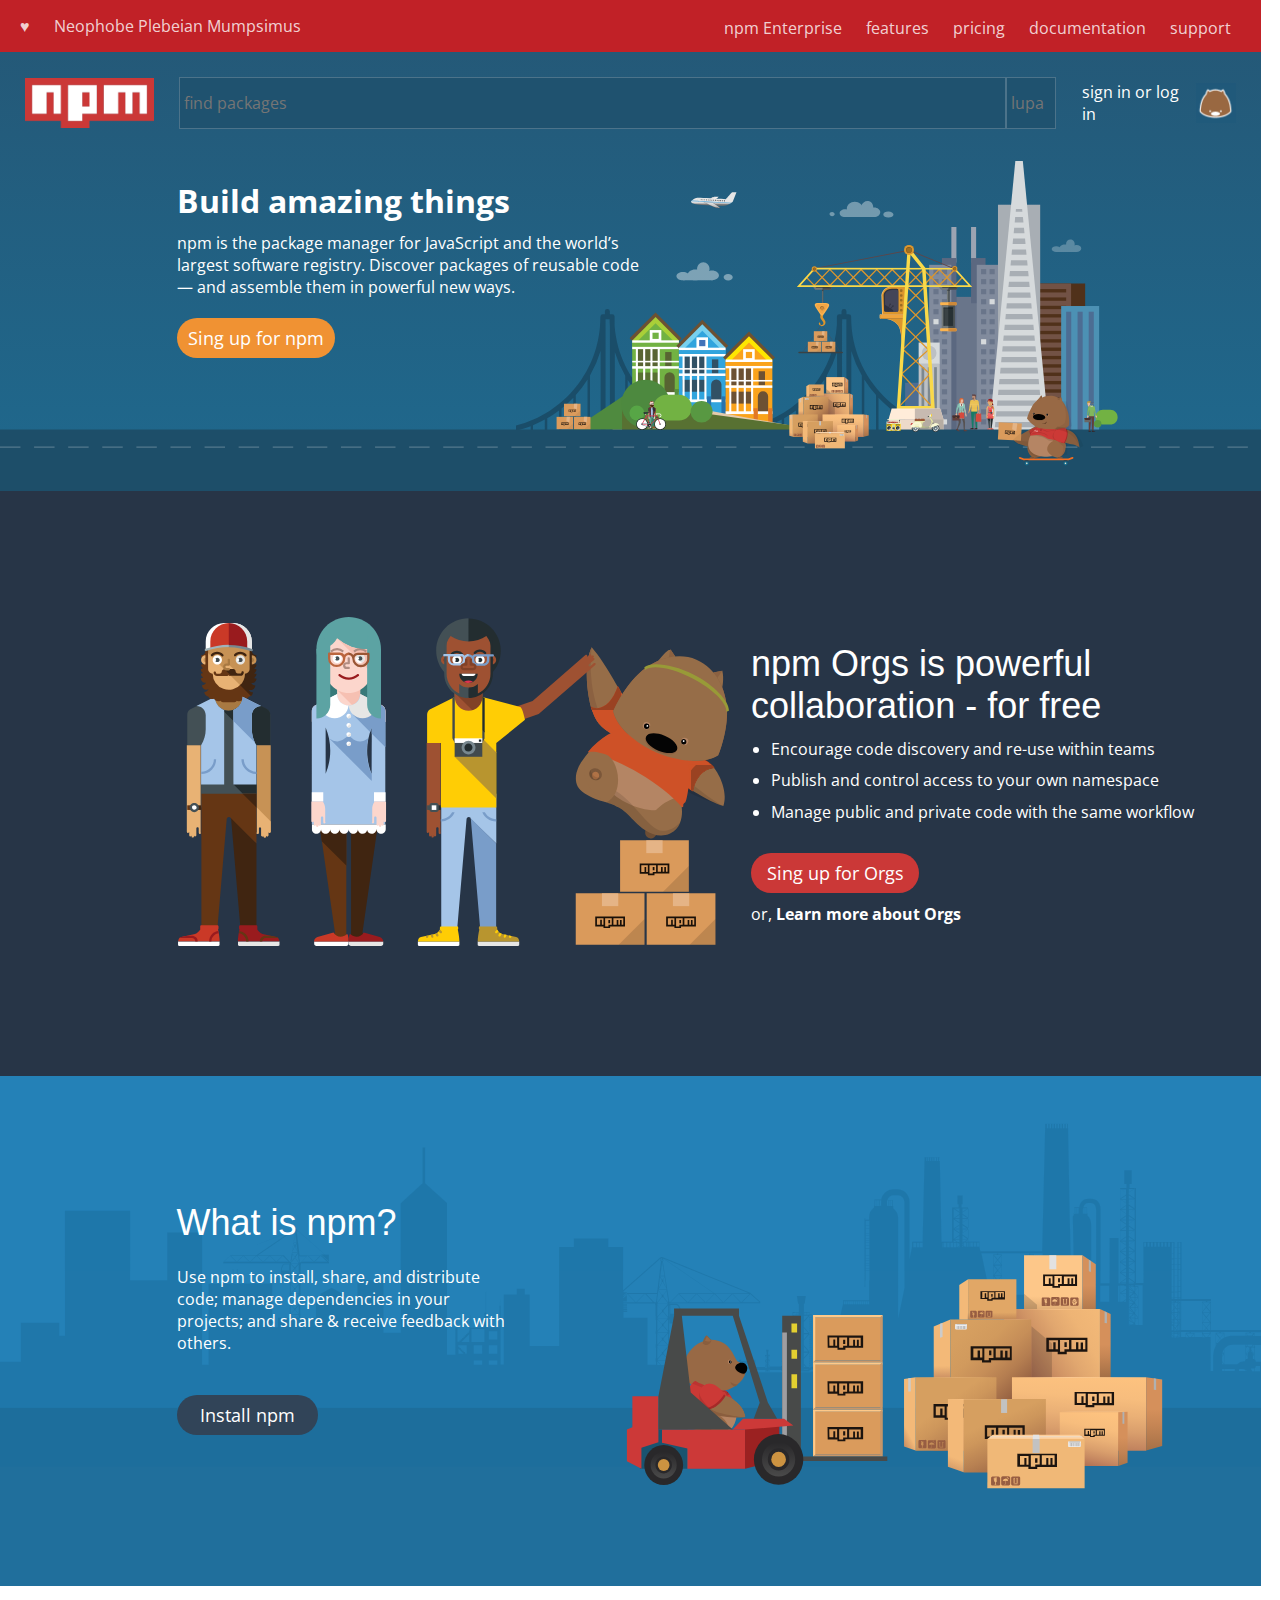
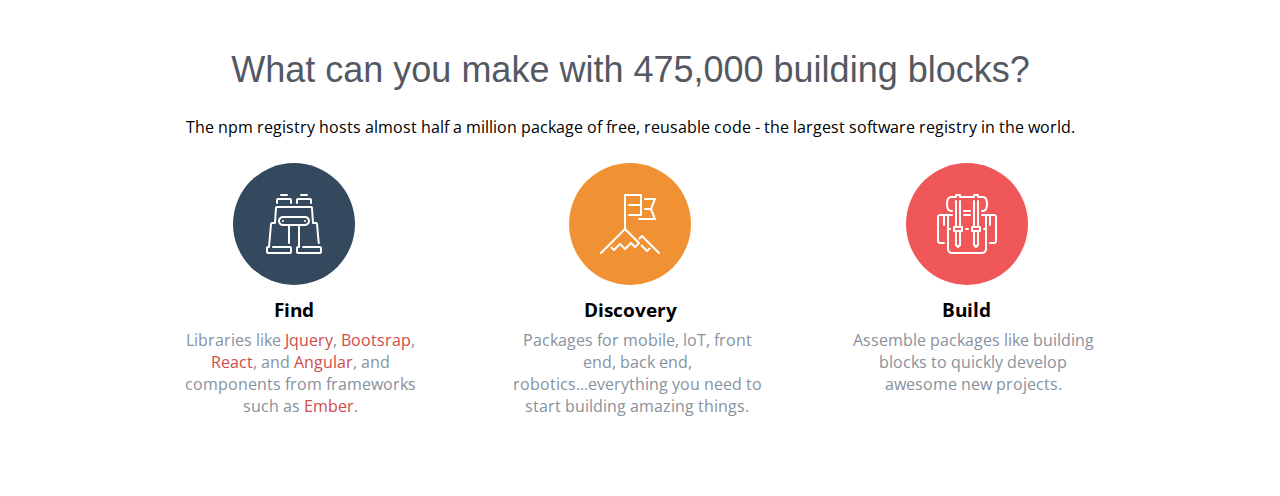
<file: Ejercicio-npmWebsite/index.html>
<!DOCTYPE html>
<html lang="en">
<head>
  <meta charset="UTF-8">
  <meta name="viewport" content="width=device-width, initial-scale=1.0">
  <meta http-equiv="X-UA-Compatible" content="ie=edge">
  <link rel="stylesheet" href="style.css">
  <title>npm</title>
</head>
<body>
  <nav>
    <div class="top-left">
      <a class = "heart" href="#">♥︎</a>
      <span class="acronym">Neophobe Plebeian Mumpsimus</span>
    </div>
    <ul class="top-links">
      <li><a href="#">npm Enterprise</a></li>
      <li><a href="#">features</a></li>
      <li><a href="#">pricing</a></li>
      <li><a href="#">documentation</a></li>
      <li><a href="#">support</a></li>
    </ul>
  </nav>
  <header>
    <div class="primerDiv">
      <div class="logo">
        <img src="./images/npm-logo.png" alt="npm-logo" height="50px">
      </div>
      <div class="barra-busqueda">
        <input type="text" placeholder=" find packages">
      </div>
      <div class="barra-lupa">
        <input type="lupa" placeholder=" lupa">        
      </div>
      <div class="logeo">
        <a href="#">sign in or log in</a>
      </div>
      <div class="logeoImagen">
        <img src="./images/bear-logo.png" alt="bear-logo" height="40px">
      </div>
    </div>
    <div class="segundoDiv">
      <h1>Build amazing things</h1>
      <p>npm is the package manager for JavaScript and the world’s largest software registry. Discover packages of reusable code — and assemble them in powerful new ways.</p>
      <button type="button">Sing up for npm</button>
    </div>
    <div class="clearfix"></div>
  </header>
  <!-- Section 1 -->
  <section>
    <div class="contenedorSection1">
      <div class="section1"> 
        <div class="collaboration-img">
          <img src="./images/collaboration.svg" alt="collaboration">
        </div>
        <div class="collaboration-text">
          <h1>npm Orgs is powerful collaboration - for free</h1>
            <ul>
              <li>Encourage code discovery and re-use within teams</li>
              <li>Publish and control access to your own namespace</li>
              <li>Manage public and private code with the same workflow</li>
            </ul>
          <button type="button">Sing up for Orgs</button>
          <p>or, <a href="#">Learn more about Orgs</a></p>
        </div>
      </div>
    </div>
  </section>
  <!-- Section 2 -->
  <section>
    <div class="contenedorSection2">
      <div class="section2">
        <h1>What is npm?</h1>
        <p>Use npm to install, share, and distribute code; manage dependencies in your projects; and share & receive feedback with others.</p>
        <button type="button">Install npm</button>
      </div>
    </div>
  </section>
  <!-- Section 2 -->
  <section>
    <div class="section3">
      <div class="header-section3">
        <h1>What can you make with 475,000 building blocks?</h1>
        <p>The npm registry hosts almost half a million package of free, reusable code - the largest software registry in the world.</p>
      </div>
      <div class="text-section3">
        <article>
          <img src="./images/binoculars.svg" alt="Find-binoculars">
          <h3>Find</h3>
          <p>Libraries like <a href="#">Jquery</a>, <a href="#">Bootsrap</a>, <a href="#">React</a>, and <a href="#">Angular</a>, and components from frameworks such as <a href="#">Ember</a>.</p>
        </article>
        <article>
          <img src="./images/mountain-flag.svg" alt="Mountain Flag">
          <h3>Discovery</h3>
          <p>Packages for mobile, loT, front end, back end, robotics...everything you need to start building amazing things.</p>
        </article>
        <article>
          <img src="./images/backpack.svg" alt="Backpack">
          <h3>Build</h3>
          <p>Assemble packages like building blocks to quickly develop awesome new projects.</p>
        </article>
      </div>
    </div>
  </section>
</body>
</html>
</file>
<file: Ejercicio-npmWebsite/style.css>
@import url('https://fonts.googleapis.com/css?family=Open+Sans:300');
*{
    margin: 0;
    padding: 0;
    font-family: 'Open Sans', sans-serif;
}
body{
    width: 1261px;
}
.clearfix{
    clear: both;
  }
nav {
    background-color: #C12127;
    color: rgba(255,255,255,0.8);
    padding-top: 15px;
    padding-bottom: 15px;
    height: 100%;
    width: 100%;
    align-items: center;

  }  
nav a {
    color: rgba(255,255,255,0.8);
    text-decoration: none;
  }
.top-links {
    float: right;
    padding: 0;
    margin: -20px 20px 0 0;
  }
.top-links li {
    display: inline-block;
    margin: 0 10px;
  }
.heart{
    padding-right: 20px;
    padding-left: 20px; 
  }
  /* -----HEADER CSS----- */
header{
    background-image: url(./images/city-scape.svg);
    background-repeat: no-repeat;
    width: 100%;
    height: 439px;
    color:white;  
}
.primerDiv{
    width: 100%;
    display: flex;
    padding-top: 2%;
    padding-bottom: 2%;          
}
.logo{
    margin-left: 2%;
    margin-right: 2%;
    float: left;
    display: flex;
    align-items: center;
}
.barra-busqueda{
    margin-left: 0%;
    width: 66%;
    display: flex;
    align-items: center;
}
.barra-lupa{
    margin-left: 0%;
    margin-right: 2%;
    width: 4%;
    display: flex;
    align-items: center;
}
.logeo{
    float: right;
    display: flex;
    align-items: center;
}
.logeo a{
    text-decoration: none;
    color: white;
    font-size: 16px;
}
.logeoImagen{
    margin-right: 2%;
    float: right;
    display: flex;
    align-items: center;
}
.barra-busqueda input{
    height: 50px;
    width: 100%;
    font-size: 16px;
    background-color: rgb(31, 82, 111);
    border: 1px solid #4C738A;
}
.barra-lupa input{
    height: 50px;
    width: 100%;
    font-size: 16px;
    background-color: rgb(31, 82, 111);
    border: 1px solid #4C738A;
}
.segundoDiv{
    width: 38%;
    margin: 25px 14%;
}
.segundoDiv button{
    background-color: rgb(240, 146, 51);
    border-radius: 20px;
    outline: none;
    border: 1px solid transparent;
    color: white;
    height: 40px;
    font-size: 18px;
    width: 33%;
    margin-top: 20px;
}
.segundoDiv h1{
    padding-bottom: 2%;
}
/* -----Section 1----- */
.contenedorSection1{
    width: 100%;
    height: 585px;
    background-color: rgb(39, 53, 71);
    color: white;
}
.section1{
    padding-top: 10%;
    padding-left: 14%; 
    display: flex;
    align-items: center;         
}
.collaboration-img{
    width: 70%;
    margin-right: 2%;
}
.collaboration-text{
    float: right;

}
.collaboration-text h1{
    padding-bottom: 2%;
    width: 70%;
    font-size: 36px;
    font-family: sans-serif;
    font-weight: 300;
}
.collaboration-text ul{
    padding-left: 4%;
}
.collaboration-text li{
    margin-bottom: 2%;
}
.collaboration-text button{
    background-color: rgb(203, 56, 55);
    border-radius: 20px;
    outline: none;
    border: 1px solid transparent;
    color: white;
    height: 40px;
    font-size: 18px;
    width: 33%;
    margin-top: 20px;
    margin-bottom: 2%;
}
.collaboration-text a{
    text-decoration: none;
    color: white;
    font-size: 16px;
    font-weight: bold;
}
/* -----Section 2----- */
.contenedorSection2{
    width: 100%;
    height: 510px;
    background-image: url(./images/forklift.svg);
    background-repeat: no-repeat;
    background-size: cover;
}
.section2{
    padding-top: 10%;
    padding-left: 14%;
    color: white; 
}
.section2 h1{
    padding-bottom: 2%;
    font-size: 36px;
    font-family: sans-serif;
    font-weight: 300;
}
.section2 p{
    width: 31%;
    padding-bottom: 2%;
}
.section2 button{
    background-color: rgb(49, 68, 88);
    border-radius: 20px;
    outline: none;
    border: 1px solid transparent;
    color: white;
    height: 40px;
    font-size: 18px;
    width: 13%;
    margin-top: 20px;
    margin-bottom: 2%;
}
/* -----Section 3----- */
.section3{
    height: 510px;
    width: 100%;
}
.header-section3{
    padding-top: 5%;
    padding-bottom: 2%;
    width: 100%;
    text-align: center;
}
.text-section3{
    display: flex;
    width: 80%;
    margin: 0 auto;
}
.header-section3 h1{
    color: rgb(83, 88, 98);
    padding-bottom: 2%;
    font-size: 36px;
    font-family: sans-serif;
    font-weight: 300;
}
.text-section3 article{
    width: 33%;
    float: left;
    text-align: center;
    margin: 0 auto;
}
.text-section3 p{
    width: 75%;
    margin: 0 auto;
    color:rgb(135, 145, 156);
    padding-left: 4%;
}
.text-section3 h3{
    padding-top: 2%;
    padding-bottom: 2%;
    font-weight: bold;
}
.text-section3 a{
    text-decoration: none;
    color: rgb(208, 74, 73); 
}
</file>
